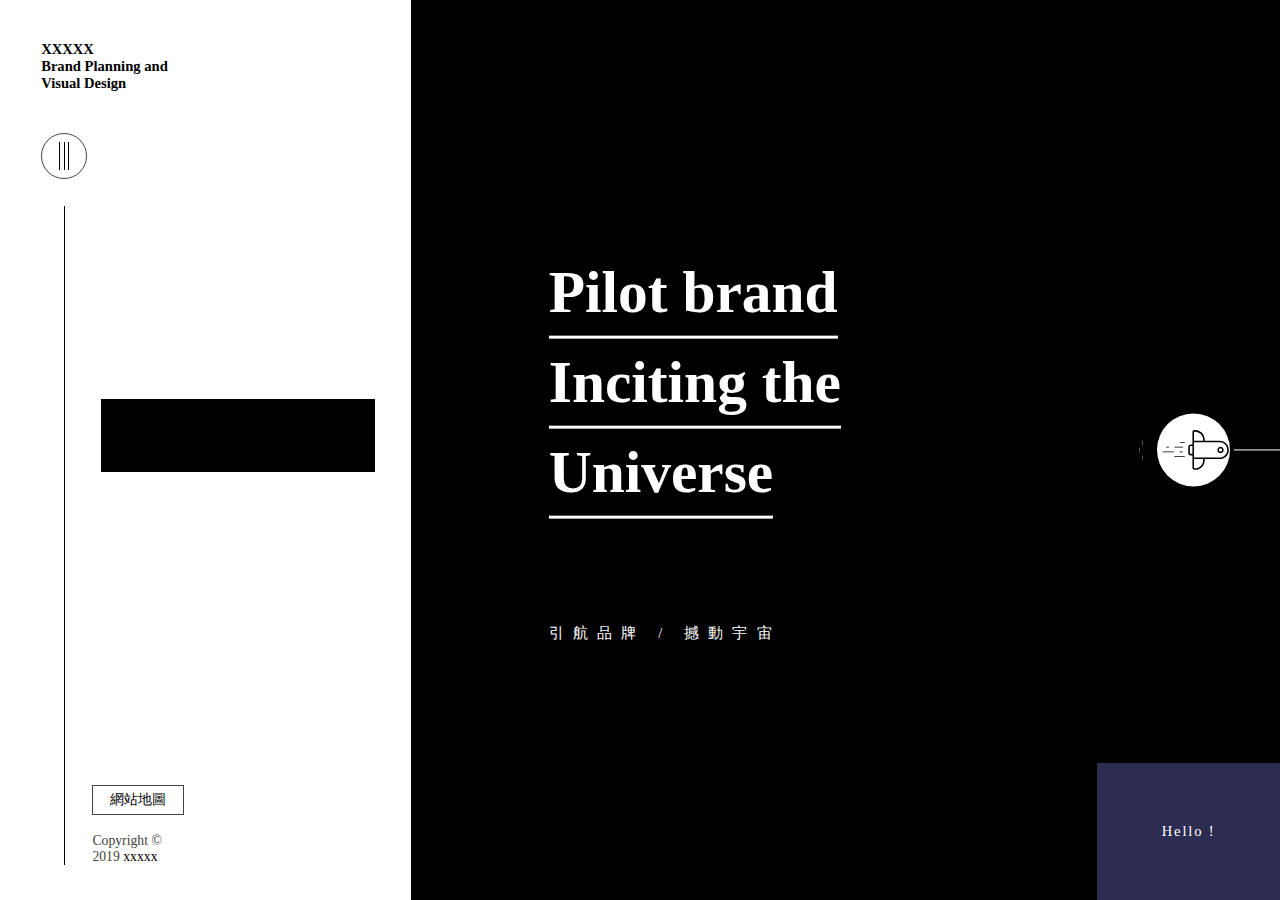
<file: index.html>
<!DOCTYPE html>
<html>
<head>
    <meta charset="UTF-8">
    <meta http-equiv="X-UA-Compatible" content="IE=edge">
    <meta name="viewport" content="width=device-width, initial-scale=1.0">
    <title></title>
    <link rel="stylesheet" href="css/base.css">
    <link rel="stylesheet" href="css/comp.css">
    <link rel="stylesheet" href="css/menu.css">
    <link rel="stylesheet" href="css/top.css">
    <link rel="stylesheet" href="css/left_nav.css">
    <link rel="stylesheet" href="css/over_roll.css">
    <link rel="stylesheet" href="css/content_one.css">
    <link rel="stylesheet" href="css/content_two.css">
    <link rel="stylesheet" href="css/content_three.css">
    <link rel="stylesheet" href="css/content_four.css">
    <script src="js/rem.js"></script>
    <script src="js/warning.js"></script>
</head>
<body>
    <div class="left_nav">
        <div class="word">
            <h1>XXXXX</h1>
            <span>Brand Planning and</span><br/>
            <span>Visual Design</span><br/>
        </div>
        <div class="content_box">
            <div class="nav_btn_box">
                <div class="nav_btn">
                    <b class="line line1"></b>
                    <b class="line line2"></b>
                    <b class="line line3"></b>
                </div>
            </div>
            <div class="info">
                <div class="logo_box"></div>
                <div class="website">
                    <div class="website_map">網站地圖</div>
                    <div class="copyright">
                        <span>Copyright ©</span><br/>
                        <span>2019 <span class="black">xxxxx</span></span>
                    </div>
                </div>
            </div>
        </div>
    </div>
    <div class="menu">
        <div class="item about">
            <div class="zh">關<br/>於</div>
            <div class="en">ABOUT</div>
        </div>
        <div class="item works">
            <div class="zh">案<br/>例</div>
            <div class="en">WORKS</div>
        </div>
        <div class="item news_contact">
            <div class="news">
                <div class="zh">消<br/>息</div>
                <div class="en">NEWS</div>
            </div>
            <div class="contact">
                <div class="zh">聯<br/>絡</div>
                <div class="en">CONTACT</div>
            </div>
        </div>
    </div>
    <div class="scoll">
        <div class="scroll_content">
            <div class="content_one">
                <div class="content">
                    <div class="content_title">
                        <p>Pilot brand</p><br>
                        <p>Inciting the</p><br>
                        <p>Universe</p>
                    </div>
                    <p class="content_subtitle">引航品牌 / 撼動宇宙</p>
                </div>
                <div class="rocket">
                    <div class="fire">
                        <p class="line1"><b></b></p>
                        <p class="line2"><b></b></p>
                        <p class="line3"><b></b></p>
                    </div>
                    <div class="pic_box">
                        <div class="rocket_img"></div>
                    </div>
                    <div class="line"></div>
                </div>
                <div class="mail_box">
                    <div class="mail">
                        Hello !
                    </div>
                    <div class="bg"></div>
                </div>
            </div>
            <div class="content_two">
                <div class="intro">
                    <div class="exp">
                        <div class="exp_box exp_b1">
                            <div class="number">10</div>
                            <div class="line"></div>
                            <div class="word">十年經驗</div>
                        </div>
                        <div class="exp_box exp_b2">
                            <div class="number">150</div>
                            <div class="line"></div>
                            <div class="word">累積案例</div>
                        </div>
                        <div class="exp_box exp_b3">
                            <div class="number">21</div>
                            <div class="line"></div>
                            <div class="word">服務項目</div>
                        </div>
                    </div>
                    <div class="english_word">
                        <p>Carried out</p>
                        <p>Strategy</p>
                        <p>Creative</p>
                    </div>
                </div>
                <div class="intro_pic_box">
                    <div class="intro_more_box">
                        <div class="img"></div>
                        <div class="more_info">
                            <div>
                                <div class="word">
                                    <p>視野廣度與策略深度的品牌價值</p>
                                    <p>兼具創造力與執行力</p>
                                </div>
                                <div class="more">
                                    <div class="ab100 bghover"></div>
                                    <div class="ab100 read_more">READ MORE</div>
                                </div>
                            </div>
                        </div>
                    </div>
                    <div class="bottom_img">
                    </div>
                </div>
                <div class="moon"></div>
            </div>
            <div class="content_three">
                <div class="ward_infos">
                    <div class="h2">
                        <div>
                            <div class="content">
                                <p class="word">International</p>
                                <div class="line"></div>
                            </div>
                        </div>
                        <div>
                            <div class="content">
                                <p class="word">Awards</p>
                                <div  class="line"></div>
                            </div>
                        </div>
                    </div>
                    <ul>
                        <li class="ward_each">
                            <div class="ward_logo">
                                <div class="logo"></div>
                            </div>
                            <div class="ward_name">Red Dot Award</div>
                            <div class="works">xxxx oooo</div>
                        </li>
                        <li class="ward_each">
                            <div class="ward_logo">
                                <div class="logo"></div>
                            </div>
                            <div class="ward_name">awwwards</div>
                            <div class="works">xxxx oooo</div>
                        </li>
                        <li class="ward_each">
                            <div class="ward_logo">
                                <div class="logo"></div>
                            </div>
                            <div class="ward_name">CSS Design Awards</div>
                            <div class="works">xxxx oooo</div>
                        </li>
                        <li class="ward_each">
                            <div class="ward_logo">
                                <div class="logo"></div>
                            </div>
                            <div class="ward_name">CSSWINNER</div>
                            <div class="works">xxxx oooo</div>
                        </li>
                        <li class="ward_each">
                            <div class="ward_logo">
                                <div class="logo"></div>
                            </div>
                            <div class="ward_name">Design Awards Asia</div>
                            <div class="works">xxxx oooo</div>
                        </li>
                        <li class="ward_each">
                            <div class="ward_logo">
                                <div class="logo"></div>
                            </div>
                            <div class="ward_name">CSS Nectar</div>
                            <div class="works">xxxx oooo</div>
                        </li>
                    </ul>
                    <div class="astronau">
                    </div>
                </div>
                <div class="ward_works">
                    <ul>
                        <li class="work workone">
                            <div class="img"></div>
                            <div class="info_box">
                                <div class="info">
                                    <p>AGRICULTURE EXPO</p>
                                    <p>花卉博覽會</p>
                                </div>
                            </div>
                            <div class="vertical_word">
                                <p>AGRICULTURE</p>
                                <p class="fw900">EXPO</p>
                            </div>
                        </li>
                        <li class="work worktwo">
                            <div class="img"></div>
                            <div class="info_box">
                                <div class="info">
                                    <p>RIDE LIFE</p>
                                    <p>騎生活</p>
                                </div>
                            </div>
                            <div class="vertical_word">
                                <p class="fw900">RIDE LIFE</p>
                            </div>
                        </li>
                        <li class="work workthree">
                            <div class="img"></div>
                            <div class="info_box">
                                <div class="info">
                                    <p>DUCATI OFFICIAL</p>
                                    <p>杜卡迪官網</p>
                                </div>
                            </div>
                            <div class="vertical_word">
                                <p class="fw900">DUCATI</p>
                                <p>OFFICIAL</p>
                            </div>
                        </li>
                    </ul>
                    <div class="line-box">
                        <b class="line1"></b>
                        <b class="line2"></b>
                        <b class="line3"></b>
                        <b class="line4"></b>
                    </div>
                </div>
                <div class="works_slogan">
                    <div class="works">
                        <div class="title">
                            <h2>WORKS</h2>
                        </div>
                        <p>xxx積極探索異業合作，透過不同團隊的激盪，爆發撼動視覺與心靈的火花。我們不受限合作領域，歡迎各界專業團隊來信聯繫！</p>
                        <div class="more">
                            <div class="ab100 bghover"></div>
                            <div class="ab100 read_more">READ MORE</div>
                        </div>
                    </div>
                </div>
            </div>
            <div class="content_four">
                <div class=contact_info>
                    <ul class="social">
                        <li>
                            <img src="./img/facebook.svg" alt="">
                        </li>
                        <li>
                            <img src="./img/instagram.svg" alt="">
                        </li>
                        <li>
                            <img src="./img/youtube.svg" alt="">
                        </li>
                        <li>
                            <img src="./img/vimeo.svg" alt="">
                        </li>
                    </ul>
                    <div class="contact">
                        <h2>CONTACT</h2>
                        <div class="each_contact">
                            <div class="field">E</div>
                            <div class="value">xxxx@oooo.com</div>
                        </div>
                        <div class="each_contact">
                            <div class="field">T</div>
                            <div class="value">
                                <span>+886 x</span><br>
                                <span>xxxx-oooo</span>
                            </div>
                        </div>
                        <div class="each_contact">
                            <div class="field">F</div>
                            <div class="value">
                                <span>+886 x</span><br>
                                <span>xxxx-oooo</span>
                            </div>
                        </div>
                        <div class="each_contact">
                            <div class="field">Open</div>
                            <div class="value">
                                <span>09:00 ~ 18:00</span><br>
                                <span>xxxxxxxxxxxxxxxxxxx</span>
                            </div>
                        </div>
                    </div>
                </div>
                <div class="rocket">
                    <div class="fire">
                        <p class="line1"><b></b></p>
                        <p class="line2"><b></b></p>
                        <p class="line3"><b></b></p>
                    </div>
                    <div class="pic_box">
                        <div class="rocket_img"></div>
                    </div>
                    <div class="line"></div>
                </div>
            </div>
        </div>
    </div>
    <div class="top_pro">
        <div class="progresses">
            <div class="progress">
                <div class="icon"></div>
            </div>
            <div class="progress">
                <div class="icon"></div>
            </div>
            <div class="progress">
                <div class="icon"></div>
            </div>
            <div class="progress">
                <div class="icon"></div>
            </div>
        </div>
        <div class="top_rocket">
            <div class="rock">
                <div class="rocket_img"></div>
            </div>
        </div>
    </div>
    
    <script src="js/scroll.js"></script>
</body>
</html>
</file>
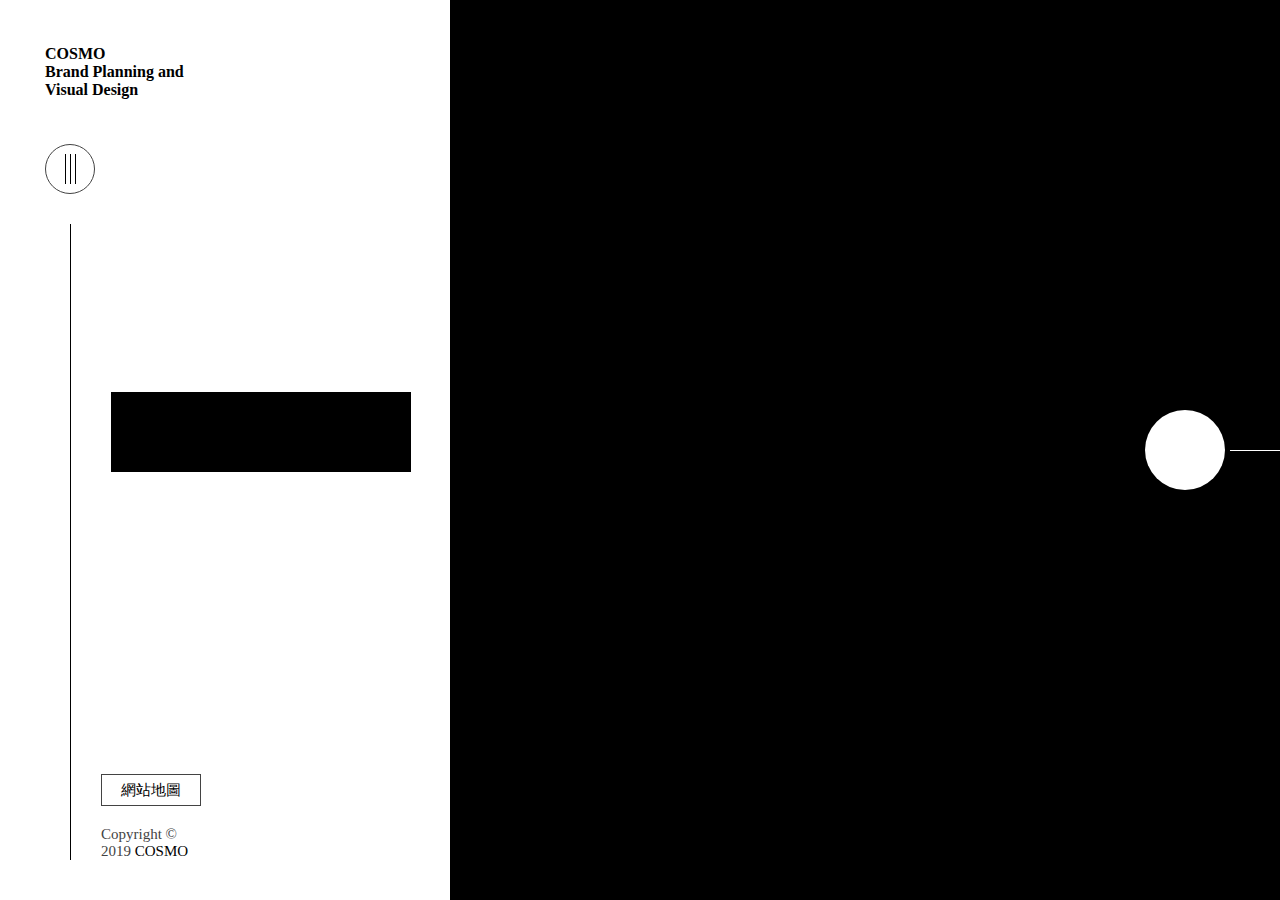
<file: 1.html>
<!DOCTYPE html>
<html>
<head>
    <meta charset="UTF-8">
    <meta http-equiv="X-UA-Compatible" content="IE=edge">
    <meta name="viewport" content="width=device-width, initial-scale=1.0">
    <title></title>
    <link rel="stylesheet" href="css/base.css">
    <link rel="stylesheet" href="css/comp.css">
    <link rel="stylesheet" href="css/left_nav.css">
    <link rel="stylesheet" href="css/over_roll.css">
    <link rel="stylesheet" href="css/content_one.css">
    <link rel="stylesheet" href="css/content_two.css">
    <link rel="stylesheet" href="css/content_three.css">
    <link rel="stylesheet" href="css/content_four.css">
    <script src="js/rem.js"></script>
</head>
<body>
    <div class="left_nav">
        <div class="word">
            <h1>COSMO</h1>
            <span>Brand Planning and</span><br/>
            <span>Visual Design</span><br/>
        </div>
        <div class="content_box">
            <div class="nav_btn_box">
                <div class="nav_btn">
                    <b class="line line1"></b>
                    <b class="line line2"></b>
                    <b class="line line3"></b>
                </div>
            </div>
            <div class="info">
                <div class="logo_box"></div>
                <div class="website">
                    <div class="website_map">網站地圖</div>
                    <div class="copyright">
                        <span>Copyright ©</span><br/>
                        <span>2019 <span class="black">COSMO</span></span>
                    </div>
                </div>
            </div>
        </div>
    </div>
    <div class="scoll">
        <div class="scroll_content">
            <div class="content_one">
                <div class="content">
                    <div class="content_title">
                        <p>Pilot brand</p><br>
                        <p>Inciting the</p><br>
                        <p>Universe</p>
                    </div>
                    <p class="content_subtitle">引航品牌 / 撼動宇宙</p>
                </div>
                <div class="rocket">
                    <div class="fire">
                        <p class="line1"><b></b></p>
                        <p class="line2"><b></b></p>
                        <p class="line3"><b></b></p>
                    </div>
                    <div class="pic_box"></div>
                    <div class="line"></div>
                </div>
                <div class="mail_box">
                    <div class="mail">
                        Hello !
                    </div>
                    <div class="bg"></div>
                </div>
            </div>
            <div class="content_two">
                <div class="intro">
                    <div class="exp">
                        <div class="exp_box exp_b1">
                            <div class="number">10</div>
                            <div class="line"></div>
                            <div class="word">十年經驗</div>
                        </div>
                        <div class="exp_box exp_b2">
                            <div class="number">150</div>
                            <div class="line"></div>
                            <div class="word">累積案例</div>
                        </div>
                        <div class="exp_box exp_b3">
                            <div class="number">21</div>
                            <div class="line"></div>
                            <div class="word">服務項目</div>
                        </div>
                    </div>
                    <div class="english_word">
                        <p>Carried out</p>
                        <p>Strategy</p>
                        <p>Creative</p>
                    </div>
                </div>
                <div class="intro_pic_box">
                    <div class="intro_more_box">
                        <div class="img"></div>
                        <div class="more_info">
                            <div>
                                <div class="word">
                                    <p>視野廣度與策略深度的品牌價值</p>
                                    <p>兼具創造力與執行力</p>
                                </div>
                                <div class="more">
                                    <div class="ab100 bghover"></div>
                                    <div class="ab100 read_more">READ MORE</div>
                                </div>
                            </div>
                        </div>
                    </div>
                    
                    <div class="bottom_img">
                        
                    </div>
                </div>
                <div class="moon"></div>
            </div>
            <div class="content_three">
                <div class="ward_infos">
                    <div class="h2">
                        <div>
                            <div class="content">
                                <p class="word">International</p>
                                <div class="line"></div>
                            </div>
                        </div>
                        <div>
                            <div class="content">
                                <p class="word">Awards</p>
                                <div  class="line"></div>
                            </div>
                        </div>
                    </div>
                    <!-- <div class="content">
                        
                    </div> -->
                    <ul>
                        <li class="ward_each">
                            <div class="ward_logo">
                                <div class="logo"></div>
                            </div>
                            <div class="ward_name">Red Dot Award</div>
                            <div class="works">Communication Design 2018 Winner</div>
                        </li>
                        <li class="ward_each">
                            <div class="ward_logo">
                                <div class="logo"></div>
                            </div>
                            <div class="ward_name">awwwards</div>
                            <div class="works">Honors</div>
                        </li>
                        <li class="ward_each">
                            <div class="ward_logo">
                                <div class="logo"></div>
                            </div>
                            <div class="ward_name">CSS Design Awards</div>
                            <div class="works">Special Kudos, UI/UX/innovation Awarded</div>
                        </li>
                        <li class="ward_each">
                            <div class="ward_logo">
                                <div class="logo"></div>
                            </div>
                            <div class="ward_name">CSSWINNER</div>
                            <div class="works">Site Of The Day</div>
                        </li>
                        <li class="ward_each">
                            <div class="ward_logo">
                                <div class="logo"></div>
                            </div>
                            <div class="ward_name">Design Awards Asia</div>
                            <div class="works">Design of the day</div>
                        </li>
                        <li class="ward_each">
                            <div class="ward_logo">
                                <div class="logo"></div>
                            </div>
                            <div class="ward_name">CSS Nectar</div>
                            <div class="works">Site Of The Day</div>
                        </li>
                    </ul>
                    <div class="astronau">
                    </div>
                </div>
                <div class="ward_works">
                    <ul>
                        <li class="work workone">
                            <div class="img"></div>
                            <div class="info_box">
                                <div class="info">
                                    <p>AGRICULTURE EXPO</p>
                                    <p>花卉博覽會</p>
                                </div>
                            </div>
                            <div class="vertical_word">
                                <p>AGRICULTURE</p>
                                <p class="fw900">EXPO</p>
                            </div>
                        </li>
                        <li class="work worktwo">
                            <div class="img"></div>
                            <div class="info_box">
                                <div class="info">
                                    <p>RIDE LIFE</p>
                                    <p>騎生活</p>
                                </div>
                            </div>
                            <div class="vertical_word">
                                <p class="fw900">RIDE LIFE</p>
                            </div>
                        </li>
                        <li class="work workthree">
                            <div class="img"></div>
                            <div class="info_box">
                                <div class="info">
                                    <p>DUCATI OFFICIAL</p>
                                    <p>杜卡迪官網</p>
                                </div>
                            </div>
                            <div class="vertical_word">
                                <p class="fw900">DUCATI</p>
                                <p>OFFICIAL</p>
                            </div>
                        </li>
                    </ul>
                    <div class="line-box">
                        <b class="line1"></b>
                        <b class="line2"></b>
                        <b class="line3"></b>
                        <b class="line4"></b>
                    </div>
                </div>
                <div class="works_slogan">
                    <div class="works">
                        <div class="title">
                            <h2>WORKS</h2>
                        </div>
                        <p>愷偲積極探索異業合作，透過不同團隊的激盪，爆發撼動視覺與心靈的火花。我們不受限合作領域，歡迎各界專業團隊來信聯繫！</p>
                        <div class="more">
                            <div class="ab100 bghover"></div>
                            <div class="ab100 read_more">READ MORE</div>
                        </div>
                    </div>
                </div>
            </div>
            <div class="content_four">
                <div class=contact_info>
                    <ul class="social">
                        <li></li>
                        <li></li>
                        <li></li>
                        <li></li>
                    </ul>
                    <div class="contact">
                        <h2>CONTACT</h2>
                        <div class="each_contact">
                            <div class="field">E</div>
                            <div class="value">service@cosmo-br.com</div>
                        </div>
                        <div class="each_contact">
                            <div class="field">T</div>
                            <div class="value">
                                <span>+886 4</span><br>
                                <span>2296-9898</span>
                            </div>
                        </div>
                        <div class="each_contact">
                            <div class="field">F</div>
                            <div class="value">
                                <span>+886 4</span><br>
                                <span>2296-6767</span>
                            </div>
                        </div>
                        <div class="each_contact">
                            <div class="field">Open</div>
                            <div class="value">
                                <span>09:00 ~ 18:00</span><br>
                                <span>台中市北屯區中清路二段362巷22號</span>
                            </div>
                        </div>
                    </div>
                </div>
                <div class="rocket">
                    <div class="fire">
                        <p class="line1"><b></b></p>
                        <p class="line2"><b></b></p>
                        <p class="line3"><b></b></p>
                    </div>
                    <div class="pic_box"></div>
                    <div class="line"></div>
                </div>
            </div>
        </div>
    </div>
    
    <script src="js/scroll.js"></script>
</body>
</html>
</file>
<file: css/base.css>
* {
    margin: 0;
    padding: 0;
    box-sizing: border-box;
}
ul, li {
    list-style: none;
}

html {
    overflow: hidden;
    font-size: 10px; /* 基準螢幕寬度 1400 */
}
/* 
.clear:before, .clear:after { 
	content: ""; 
	display: table;
}
.clear:after {
	clear: both;
}
.clear {
	*zoom: 1;
} */

.ab100 {
    position: absolute;
    top: 0;
    left: 0;
    right: 0;
    bottom: 0;
}

.fw900 {
    font-weight: 900!important;
}

.black {
    color: black!important;
}
</file>
<file: css/comp.css>
/* [READ MORE] */
.more {
    height: 10rem;
    width: 20rem;
    background: white;
    position: relative;
}

.more .bghover {
    z-index: 2;
    background: skyblue;
    opacity: 0;
    transition: 2s ease all;
}

.more:hover .bghover {
    opacity: 1;
}

.more .read_more {
    z-index: 3;
    font-size: 1.4rem;
    text-align: center;
    line-height: 10rem;
    color: black;
    font-weight: 900;
    transition: 2s ease all;
    cursor: pointer;
}

.more:hover .read_more {
    color: white;
}

/* [ROCKET] */
.rocket {
    display: flex;
    align-items: center;
    height: 8rem;
}
.rocket .fire {
    width: 3rem;
    height: 100%;
    display: flex;
    flex-direction: column;
    justify-content: center;
    margin-right: 1.5rem;
}

.rocket .fire p {
    height: .5rem;
    width: calc(100% - .3rem);
    margin-left: .3rem;
    
    overflow: hidden;
}

.rocket .fire p.line2 {
    margin: .3rem 0;
    margin-left: 0;
}


.rocket .fire p b {
    background: white;
    height: 100%;
    width: 100%;
    display: block;
    transform: translateX(100%);
    animation:  fly 2s ease infinite;
}


.rocket .fire p.line2 b {
    animation-delay: .3s;
}

.rocket .fire p.line3 b {
    animation-delay: .6s;
}

.rocket .pic_box {
    width: 8rem;
    height: 100%;
    border-radius: 50%;
    background: white;
}

.rocket .pic_box .rocket_img {
    background: url('../img/rocket2.svg') no-repeat center;
    background-size: contain;
    height: 100%;
}

.rocket .line {
    width: 5rem;
    height: .1rem;
    background: white;
    margin-left: .5rem;
}

/* <div class="rocket">
        <div class="fire">
            <p class="line1"><b></b></p>
            <p class="line2"><b></b></p>
            <p class="line3"><b></b></p>
        </div>
        <div class="pic_box">
            
        </div>
        <div class="line"></div>
    </div> */
</file>
<file: css/menu.css>
.menu {
    position: fixed;
    right: 0;
    top: 0;
    z-index: 99;

    width: calc(100vw - 25rem);
    height: 100%;

    visibility: hidden;
}
.menu > div {
    width: calc(calc(100% / 3) + 20px);
    height: 100%;
    position: absolute;
    color: white;
    
}

.menu .about,
.menu .works {
    padding-top: 100px;
    padding-left: 40px;
}

.menu .about {
    background: #e6003e;
    left: 0;
    transform: translateX(-100%);
    
}


.menu .works {
    background: #242c51;
    left: calc(100% / 3);
    z-index: 9;
    transform: translateX(-200%);
    transition-delay: 1s;
}

.menu .news_contact {
    left: calc(200% / 3);
    z-index: 18;
}

.menu .news,
.menu .contact {
    height: calc(50% + 20px);
    position: absolute;
    width: 100%;
    
}

.menu .news {
    background: #308692;
    top: -20px;
    padding-top: 120px;
    padding-left: 40px;
    transform: translateY(-100%);
}
.menu .contact {
    background: #582f72;
    bottom: -20px;
    padding-top: 100px;
    transform: translateY(100%);
}


/* WORD */
.menu .zh {
    font-size: 18px;
}
.menu .en {
    font-size: 30px;
    position: absolute;
    bottom: 0;
    transform: rotate(270deg) translate(110px, -30px);
    border-bottom: .1rem solid white;
}

.menu .contact .zh {
    text-align: right;
    padding-right: 60px;
}

.menu .contact .en {
    transform: rotate(270deg) translate(140px, -20px);
}


/* 各種 hover */
.menu .item, 
.menu .news,
.menu .contact {
    transition: all .3s ease;
}

.menu .about:hover ~ .item,
.menu .works:hover ~ .item {
    transform: translateX(20px);
}

.menu .news:hover {
    transform: translateY(20px)!important;
}

.menu .contact:hover {
    transform: translateY(-20px)!important;
}

/* 顯示時 */
.menu.show {
    visibility: unset;
}

.menu.show .about ,
.menu.show .works ,
.menu.show .news ,
.menu.show .contact {
    transform: unset;
}

.menu.open .about,
.menu.close .news,
.menu.close .contact {
    transition-delay: .3s;
}
.menu.open .works,
.menu.close .works {
    transition-delay: .6s;
}
.menu.open .news,
.menu.open .contact,
.menu.close .about {
    transition-delay: .9s;
}
</file>
<file: css/top.css>
.top_pro {
    position: fixed;
    top: 50px;
    left: 50%;
    width: 80%;
    transform: translateX(-50%);
    opacity: 0;
    transition: all 1s ease;
}

.top_pro.show {
    opacity: 1;
}

.top_pro .progresses {
    display: flex;
    justify-content: space-between;
}

.top_pro .progresses .progress {
    border-bottom: 1px solid #666580;
    height: 40px;
    flex: 1;
    margin-right: 2px;
}
.top_pro .progresses .progress:last-child {
    margin-right: 0;
}

.top_pro .progresses .progress .icon {
    height: 25px;
    width: 25px;
    background: #666580;
}


.top_pro .top_rocket {
    position: absolute;
    top: 0;
    left: -100%;
    width: 100%;
    height: 100%;
    margin-top: 20px;
    transition: all 1s linear;
}

.top_pro .top_rocket .rock {
    height: 40px;
    width: 40px;
    background: white;
    position: absolute;
    right: 0;
    z-index: 9;
}

.top_pro .top_rocket .rock .rocket_img {
    background: url('../img/rocket2.svg') no-repeat center;
    background-size: contain;
    height: 100%;
}

.top_pro .top_rocket::after {
    content: '';
    display: block;
    height: 1px;
    background: white;
    position: absolute;
    width: 100%;
    top: 50%;
    transform: translateY(-1px);
}
</file>
<file: css/left_nav.css>
/* 側邊欄 */
.left_nav {
    width: 45rem;
    height: 100vh;
    background-color: white;
    position: fixed;
    
    transition: all .3s ease;
    transition-delay: .3s;
    z-index: 100;
    padding-left: 4.5rem;

    overflow: hidden;
}


.left_nav.slow {
    transition-delay: 1.2s!important;
}
.left_nav.small {
    width: 25rem;
    height: 100vh;
}

.left_nav .word h1,
.left_nav .word {
    font-size: 1.6rem;
    font-weight: 900;
}

.left_nav .word {
    padding: 4.5rem 0;
}


.left_nav .content_box {
    height: calc(100% - 14.4rem);
}

.left_nav .content_box .nav_btn_box {
    height: 8rem;
}
.left_nav .content_box .nav_btn_box .nav_btn {
    height: 5rem;
    width: 5rem;
    border: .1rem solid #434343;
    border-radius: 50%;
    display: flex;
    justify-content: center;
    align-items: center;
    transition: all .3s linear;
    cursor: pointer;
}
.left_nav .content_box .nav_btn_box .nav_btn:hover {
    transform: rotate(90deg);
}

.left_nav .content_box .nav_btn_box .nav_btn b {
    display: block;
    height: 3rem;
    width: .1rem;
    background: black;
    margin: .2rem;
}

.left_nav .content_box .info {
    border-left: .1rem solid black;
    height: calc(100% - 12rem);
    margin-left: 2.5rem;
    position: relative;
}


/* [logo] */
.left_nav .content_box .info::before,
.left_nav .content_box .info .logo_box {
    height: 8rem;
    width: 30rem;
    position: absolute;
    top: 50%;
    
    transition: all ease 1s;
    
}


/* logo */
.left_nav .content_box .info .logo_box {
    background: black;
    z-index: 1;
    margin: -15rem;
    left: 50%;
}

/* logo mask */
.left_nav .content_box .info::before {
    content: '';
    background: white;
    z-index: 2;
    display: block;
    transform: translateX(100%);
    margin: -15rem 0;
    left: 5rem;
    transition-delay: 1s;
}

.left_nav.small .content_box .info::before {
    transform: unset;
}


.left_nav .content_box .info .website {
    position: absolute;
    bottom: 0;
    left: 3rem;
    font-size: 1.5rem;
}

.left_nav .content_box .info .website .website_map {
    line-height: 3rem;
    width: 10rem;
    border: .1rem solid #434343;
    text-align: center;
    margin-bottom: 2rem;
    cursor: pointer;
}

.left_nav .content_box .info .website .copyright {
    color: #434343;
    font-size: 1.5rem;
}

/* 點擊按鈕 */
.left_nav.click .content_box .nav_btn_box .nav_btn {
    transform: rotate(90deg);
}
.left_nav.click .content_box .nav_btn_box .nav_btn .line1 {
    transform: rotate(45deg);
}
.left_nav.click .content_box .nav_btn_box .nav_btn .line2 {
    display: none;
}
.left_nav.click .content_box .nav_btn_box .nav_btn .line3 {
    transform: rotate(135deg);
}
</file>
<file: css/over_roll.css>
/* 滾動內容 */
.scoll {
    width: 100vw;
    height: 100vh;
    overflow: hidden;
    transition: all .3s ease;
}
.scroll_content {
    white-space: nowrap;
    font-size: 0;
    transition: all .5s linear ;
}
.scroll_content > div {
    display: inline-block;
    height: 100vh;
    box-sizing: border-box;
    background: black;
    
}
</file>
<file: css/content_one.css>
@keyframes fly {
    0% { transform: translateX(100%) }
    100% { transform: translateX(-100%) }
}


/* 內容第一頁 */


.content_one {
    position: relative;
    width: 100vw;
    height: 100vh;
}

.content_one .content {
    position: absolute;
    left: 50%;
    top: 50%;
    transform: translate(-50%, -50%);
    color: white;
    margin-left: 6rem;
}
.content_one .content .content_title {
    font-size: 6.5rem;
    font-weight: 900;
    height: 40rem;

}

.content_one .content .content_title p {
    display: inline-block;
    transform: translate(5rem);
    opacity: 0;
    transition: all ease 1s;
}

.content_one .content .content_title p::after {
    content: '';
    background: white;
    height: .3rem;
    display: block;
    margin: 1rem 0;
    transition: all ease 1s;
    width: 0;
}
.content_one.show .content .content_title p::after {
    width: 100%;
}


.content_one .content .content_subtitle {
    letter-spacing: 1rem;
    font-size: 1.6rem;
    transform: translate(5rem);
    transition: all ease 1s;
    opacity: 0;
}

.content_one.show .content .content_subtitle,
.content_one.show .content .content_title p,
.content_one.show .mail_box {
    transform: translate(0);
    opacity: 1;
}
.content_one.show .content .content_subtitle {
    transition-delay: .3s;
}


/* 右側小圖標 */




.content_one .mail_box {
    position: absolute;
    bottom: 0;
    right: 0;
    width: 20rem;
    height: 15rem;
    background-color: #2d2c51;
    font-size: 1.6rem;
    transition: all ease 1s;
    opacity: 0;
    transform: translateY(5rem);
}

.content_one.show .mail_box {
    transition-delay: .6s;
    cursor: pointer;
}

.content_one .mail_box > div {
    position: absolute;
    top: 0;
    left: 0;
    right: 0;
    bottom: 0;
    z-index: 2;
}

.content_one .mail_box .mail {
    text-align: center;
    line-height: 15rem;
    color: white;
    letter-spacing: .2rem;
    position: absolute;
    z-index: 3;
}

.content_one .mail_box .bg {
    background: skyblue;
    transition: 1s ease all;
    opacity: 0;
}

.content_one .mail_box:hover .bg {
    opacity: 1;
}

.content_one .rocket {
    position: absolute;
    right: 0;
    top: 50%;
    transform: translateY(-50%);
}
</file>
<file: css/content_two.css>
.content_two {
    background: black;
    position: relative;
    width: 160rem;
}

.content_two > div{
    height: 100%;
}

/* [ 最左邊文字部分 ] */
.content_two .intro {
    font-size: 1.6rem;
    color: white;
    position: absolute;
    top: 0;
    width: 50rem;
    left: 10rem;
}

/* 文字部分的上半段 */
.content_two .intro .exp {
    display: flex;
    height: 80vh;
    padding: 10rem 0;
}

.content_two .intro .exp_box {
    overflow: hidden;
}
.content_two .intro .exp_box > div {
    transition: all 2s ease;
    opacity: 0;
}

.content_two .intro .exp_b2 {
    align-self: center;
}

.content_two .intro .exp_b3 {
    align-self: flex-end;
}

.content_two .intro  .exp_box .number {
    font-size: 13rem;
    font-weight: 900;
    transform: translateX(50%);
}

.content_two .intro .exp_box  .line {
    height: .5rem;
    background: white;
    transform: translateX(-100%);
}

.content_two .intro .exp_box  .word {
    line-height: 7rem;
    transform: translateX(50%);
}

/* 顯示動畫 */
.content_two .intro .exp_box.show > div {
    transform: translateX(0);
    opacity: 1;
}

.content_two .intro .exp_box.show .line {
    transition-delay: .3s;
}

.content_two .intro .exp_box.show .word {
    transition-delay: .5s;
}



/* 文字部分的下半段 */
.content_two .intro .english_word {
    line-height: 2.5rem;
    font-weight: 700;
}


/* [ ] */
.content_two .intro_pic_box  {
    position: absolute;
    width: 100rem;
    height: 100%;
    margin-left: 5rem;
    left: 60rem;
}

/* left: 60rem; */
.content_two .intro_pic_box .intro_more_box {
    height: 100%;
    width: 60rem;
}

.content_two .intro_pic_box .intro_more_box .img {
    height: 50rem;
    width: 100%;
    background: url(https://picsum.photos/id/1033/1200/1200) no-repeat center;
    background-size: cover;
}

.content_two .intro_pic_box .intro_more_box .more_info {
    height: calc(100% - 50rem);
    position: relative;

}
.content_two .intro_pic_box .intro_more_box .more_info > div {
    position: absolute;
    top: 50%;
    left: 50%;
    transform: translate(-50%, -50%);
}

.content_two .intro_pic_box .intro_more_box .more_info .word {
    color: white;
    font-size: 1.6rem;
}
.content_two .intro_pic_box .intro_more_box .more_info .word > p {
    height: 3.8rem;
}

.content_two .intro_pic_box .bottom_img {
    height: 65rem;
    width: 50rem;
    /* background: url(https://picsum.photos/1200/1200?random=2) no-repeat center; */
    background: url(https://picsum.photos/id/1035/1200/1200) no-repeat center;
    background-size: cover;
    position: absolute;
    right: -3rem;
    bottom: 0;
    z-index: 1;
}

/* [moon] */
.content_two .moon {
    position: absolute;
    top: 8rem;
    right: 0;
    background: #142a5f;
    height: 38rem;
    width: 38rem;
    border-radius: 100%;
    z-index: 2;
    transform: translateX(50rem);
    transition: .5s linear all;
}
</file>
<file: css/content_three.css>
.content_three {
    width: 300.9rem;
    position: relative;
    background: #f2f2f2 !important;
}

/* [ 獎項 ] */
/* 上面標題 */
.content_three .ward_infos {
    position: absolute;
    top: 0;
    z-index: 3;
    height: 100%;
    width: 130rem;
}

.content_three .ward_infos .h2 {
    font-size: 6rem;
    color: white;
    font-weight: 900;
    overflow: hidden;
    position: absolute;
    top: 12rem;
    left: 15rem;
}
.content_three .ward_infos .h2 .content {
    display: inline-block;
}

.content_three .ward_infos .h2 .word {
    transform: translateX(10rem);
    opacity: 0;
    transition: all ease 1s;
}

.content_three .ward_infos .h2 .line {
    height: .5rem;
    background: white;
    transform: translateX(-100%);
    transition: all ease 1s;
}
.content_three .ward_infos.show .h2 .word, 
.content_three .ward_infos.show .h2 .line,
.content_three .ward_infos.show > ul {
    transform: translateX(0);
    opacity: 1;
}

/**/
.content_three .ward_infos > ul {
    height: 30rem;
    display: flex;
    flex-direction: column;
    justify-content: space-between;
    font-size: 1.8rem;
    position: absolute;
    bottom: 20px;
    left: 20rem;
    transform: translateX(10rem);
    opacity: 0;
    transition: all ease 1s;
    transition-delay: .6s;
    min-height: 300px;
}
.content_three .ward_infos .ward_each {
    display: flex;
    border-bottom: 1px solid #dedede;
    align-items: center;
}
.content_three .ward_infos .ward_each .ward_name {
    margin-right: 10rem;
}
.content_three .ward_infos .ward_each:last-child {
    border-bottom: 0;
}

.content_three .ward_infos .ward_each .ward_logo {
    width: 18rem;
    display: flex;
    align-items: center;
}
.content_three .ward_infos .ward_each .ward_logo .logo {
    background-color: black;
    width: 40px;
    height: 40px;
}

.content_three .ward_infos .ward_each .ward_name {
    width: 15rem;
    font-weight: 900;
}

.content_three .ward_infos .astronau {
    height: 15rem;
    width: 15rem;
    border-radius: 50%;
    background: #e1e8eb;
    position: absolute;
    transition: 1s ease all;
    transform: translate(100%, 100%) scale(0);
    right: 200px;
    top: 200px;
}

.content_three .ward_infos .astronau.show {
    transform: unset;
}


/* [ 獲獎作品 ] */
.content_three .ward_works {
    position: absolute;
    left: 130rem;
    height: 100%;
    width: 110.9rem;
}
.content_three .ward_works > ul {
    margin-top: 10rem;
    height: calc(100% - 10rem);
    width: 104rem;
    position: relative;
    z-index: 1;
}

.content_three .ward_works .work {
    width: 30rem;
    font-size: 1.6rem;
    position: absolute;
    display: inline-block;
    color: black;
    transition: all ease 1s;
    transform: translateX(5rem);
    opacity: 0;
    cursor: pointer;
}

.content_three .ward_works.show .work {
    transform: translateX(0);
    opacity: 1;
}

.content_three .ward_works .worktwo {
    top: 50%;
    left: 50%;
    margin: -25rem 0 0 -15rem;
    transition-delay: .3s;
}


.content_three .ward_works .workthree {
    margin-left: 4rem;
    right: 0;
    bottom: 0;
    transition-delay: .6s;
}

.content_three .ward_works .work .img {
    height: 40rem;
    background: url(https://picsum.photos/id/1050/1200/1200) no-repeat center;
    background-size: cover;
    transition: all ease .3s;
}
.content_three .ward_works .work:hover .img {
    filter:grayscale(100%);
}


.content_three .ward_works .work .info_box {
    height: 10rem;
    background: white;
    padding-top: 2rem;
    transition: all ease .3s;
}
.content_three .ward_works .work:hover .info_box {
    background: #242c51;
    color: white;
}


.content_three .ward_works .work .info_box .info {
    height: 8rem;
    width: 20rem;
    margin: auto;
    overflow: hidden;
    position: relative;
}
.content_three .ward_works .work .info_box .info::before,
.content_three .ward_works .work .info_box .info::after {
    content: '';
    display: block;
    height: .3rem;
    width: 100%;
}
.content_three .ward_works .work .info_box .info::before {
    background: white;
    transform: translateX(-100%);
    transition: all ease .3s;
    position: relative;
    z-index: 2;
}
.content_three .ward_works .work .info_box .info::after {
    background: black;
    position: absolute;
    top: 0;
}

.content_three .ward_works .work:hover .info_box .info::before {
    transform: translateX(0);
}


.content_three .ward_works .work .info_box .info > p {
    padding-top: .5rem;
}

.content_three .ward_works .work .vertical_word {
    writing-mode: vertical-rl;
    position: absolute;
    right: 4.5rem;
    bottom: 9rem;
    font-size: 2.5rem;
    color: white;

    transform: translateY(2rem) rotate(-180deg);
    opacity: 0;
    transition: .3s ease all;
}

.content_three .ward_works .work:hover .vertical_word {
    transform: rotate(-180deg);
    opacity: 1;
}

.content_three .ward_works .line-box {
    width: 100%;
    position: absolute;
    height: 100%;
    top: 0;
}

.content_three .ward_works .line-box > b {
    position: absolute;
    display: block;
    top: 0;
    width: .1rem;
    height: 100%;
    background: black;
    transform: translateY(-100%);
    transition: all ease 1s;
}

.content_three .ward_works.show .line-box > b {
    transform: translateY(0%);
}

.content_three .ward_works .line-box > b.line2 {
    left: 36.9rem;
    transition-delay: .3s;
}

.content_three .ward_works .line-box > b.line3 {
    right: 36.9rem;
    transition-delay: .6s;
}

.content_three .ward_works .line-box > b.line4 {
    right: 0;
    transition-delay: .9s;
}


/* [] */
.content_three .works_slogan {
    position: absolute;
    font-size: 1.4rem;
    width: 60rem;
    left: 240.9rem;
    height: 100%;
}

.content_three .works_slogan .works {
    position: absolute;
    width: 30rem;
    left: 6rem;
    top: 50%;
    transform: translateY(-50%);
}

.content_three .works_slogan .works .title  {
    overflow: hidden;
    height: 13rem;
}

.content_three .works_slogan .works .title > h2,
.content_three .works_slogan .works .title::after, 
.content_three .works_slogan .works > p, 
.content_three .works_slogan .works .more {
    transition: all ease .3s;
    opacity: 0;
    transform: translateX(5rem);
}

.content_three .works_slogan .works .title > h2 {
    font-size: 6rem;
    
    font-weight: 900;
}

.content_three .works_slogan .works .title::after {
    content: '';
    display: block;
    background: black;
    height: .2rem;
    width: 23rem;
    transform: translateX(-100%);
}

.content_three .works_slogan .works > p {
    height: 14rem;
    white-space: initial;
    transition-delay: .3s;
    font-size: 1.6rem;
}


.content_three .works_slogan .works .more {
    height: 7rem;
    transition-delay: .6s;
}

.content_three .works_slogan .works .more .read_more {
    line-height: 7rem;
}

.content_three .works_slogan.show .works .title > h2,
.content_three .works_slogan.show .works .title::after,
.content_three .works_slogan.show .works > p,
.content_three .works_slogan.show .works .more {
    transform: translateX(0);
    opacity: 1;
}
</file>
<file: css/content_four.css>
.content_four {
    width: 60rem;
    position: relative;
    height: 100%;
}

.content_four .contact_info {
    position: absolute;
    top: 50%;
    transform: translateY(-50%);
    width: 100%;
    padding: 0 10rem;
}


.content_four .contact_info .social {
    display: flex;
    justify-content: space-between;
    height: 10rem;
}
.content_four .contact_info .social li {
    height: 3rem;
    width: 3rem;
    background: black;
}

.content_four .contact_info .social li img {
    height: 100%;
    width: 100%;
}

.content_four .contact_info .contact {
    font-size: 1.8rem;
    width: 100%;
    color: white;
    overflow: hidden;
    position: relative;
}

.content_four .contact_info .contact h2 {
    position: absolute;
    right: 0;
    font-size: 3rem;
    top: 1.5rem;
}


.content_four .contact_info .contact .each_contact .field {
    opacity: .5;
    height: 2.5rem;
}

.content_four .contact_info .contact .each_contact .value {
    line-height: 2rem;
}

.content_four .contact_info .contact .each_contact::after {
    content: '';
    display: block;
    background: #38416d;
    height: .2rem;
    margin: 3rem 0;
    transform: translate(-100%);
    transition: 1s ease all;
}

.content_four .contact_info .contact .each_contact:hover::after {
    transform: translate(0);
}

.content_four .rocket {
    position: absolute;
    bottom: 3rem;
    right: 10rem;
    transform: rotate(180deg);
}
</file>
